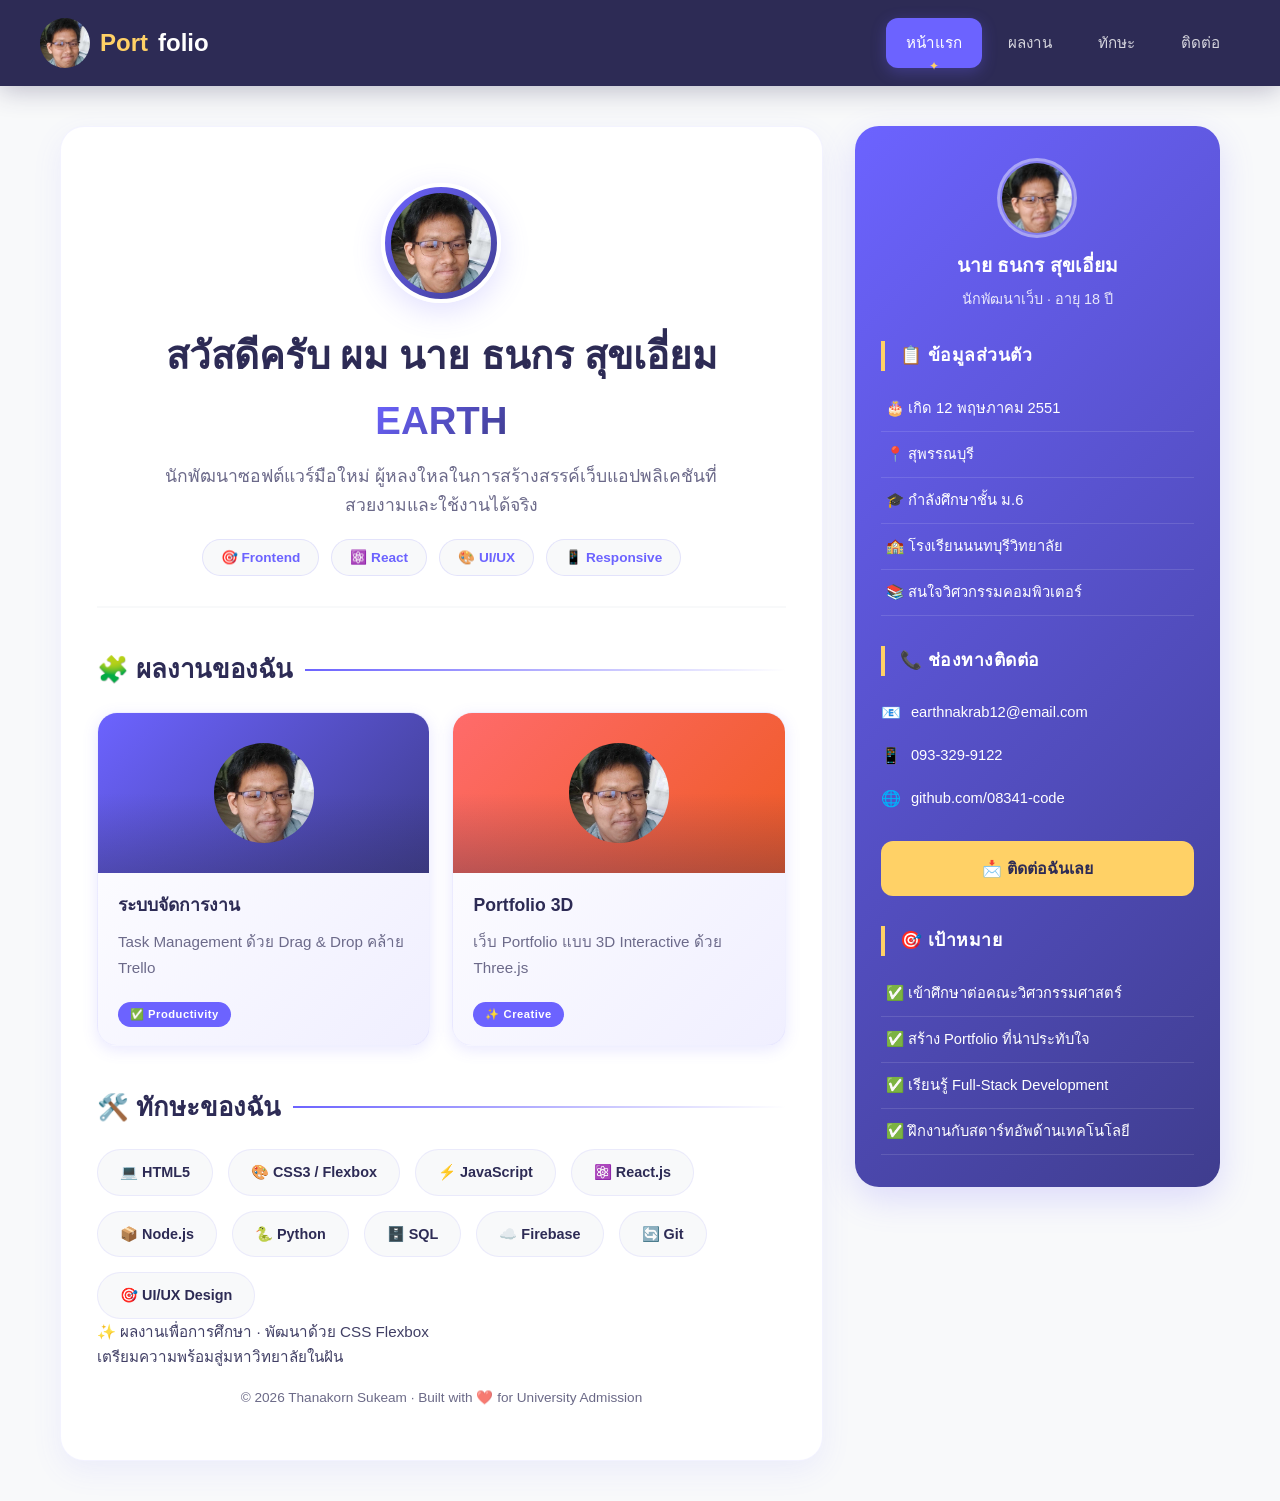
<file: index.html>
<!DOCTYPE html>
<html lang="th">
<head>
    <meta charset="UTF-8">
    <meta name="viewport" content="width=device-width, initial-scale=1.0">
    <title> ผลงานเพื่อการศึกษา - Portfolio</title>
    <link rel="stylesheet" href="style.css">
</head>
<body>
    <!-- กิจกรรมที่ 2: NAVIGATION BAR - เมนูนำทาง -->
   
    <nav class="navbar">
        <div class="nav-container">
            <a href="index.html" class="logo">
            <img src="images/My EARTH.jpg" alt="Earth Logo" style="width: 50px; height: 50px; border-radius: 50%">
            <span>Port</span>folio</a>
            </a>
            <ul class="nav-menu">
                <li><a href="#" class="active">หน้าแรก</a></li>
                <li><a href="portfolio.html">ผลงาน</a></li>
                <li><a href="skills.html">ทักษะ</a></li>
                <li><a href="contact.html">ติดต่อ</a></li>
            </ul>
        </div>
    </nav>
    <div class="container">
        <div class="flex-layout">
            <main class="content">
                <section class="hero">
                    <div class="hero-avatar"><img src="images/My EARTH.jpg" alt="Earth Logo" style="width: 100px; height: 100px; border-radius: 50%"></div>
                    <h1>สวัสดีครับ ผม นาย ธนกร สุขเอี่ยม <span>EARTH</span></h1>
                    <p>นักพัฒนาซอฟต์แวร์มือใหม่ ผู้หลงใหลในการสร้างสรรค์เว็บแอปพลิเคชันที่สวยงามและใช้งานได้จริง</p>
                    <div class="hero-tags">
                        <span>🎯 Frontend</span>
                        <span>⚛️ React</span>
                        <span>🎨 UI/UX</span>
                        <span>📱 Responsive</span>
                    </div>
                </section>

                <h2 class="section-title">🧩 ผลงานของฉัน</h2>
                <div class="card-grid">
                    <div class="card">
                        <div class="card-image"><img src="images/My EARTH.jpg" alt="Earth Logo" style="width: 100px; height: 100px; border-radius: 100%"></div>
                        <h3>ระบบจัดการงาน</h3>
                        <p>Task Management ด้วย Drag & Drop คล้าย Trello</p>
                        <span class="card-badge">✅ Productivity</span>
                    </div>
                    <div class="card">
                        <div class="card-image"><img src="images/My EARTH.jpg" alt="Earth Logo" style="width: 100px; height: 100px; border-radius: 100%"></div>
                        <h3>Portfolio 3D</h3>
                        <p>เว็บ Portfolio แบบ 3D Interactive ด้วย Three.js</p>
                        <span class="card-badge">✨ Creative</span>
                    </div>
                </div>

                <h2 class="section-title">🛠️ ทักษะของฉัน</h2>
                <div class="skills-grid">
                    <span class="skill-item">💻 HTML5</span>
                    <span class="skill-item">🎨 CSS3 / Flexbox</span>
                    <span class="skill-item">⚡ JavaScript</span>
                    <span class="skill-item">⚛️ React.js</span>
                    <span class="skill-item">📦 Node.js</span>
                    <span class="skill-item">🐍 Python</span>
                    <span class="skill-item">🗄️ SQL</span>
                    <span class="skill-item">☁️ Firebase</span>
                    <span class="skill-item">🔄 Git</span>
                    <span class="skill-item">🎯 UI/UX Design</span>
                </div>

                <div class="footer-info">
                    <p>✨ ผลงานเพื่อการศึกษา · พัฒนาด้วย CSS Flexbox</p>
                    <p class="footer-note">เตรียมความพร้อมสู่มหาวิทยาลัยในฝัน</p>
                </div>

                <div class="footer-bottom">
                    <p>© 2026 Thanakorn Sukeam · Built with ❤️ for University Admission</p>
                </div>
            </main>

            <aside class="sidebar">
                <div class="profile-intro">
                    <div class="avatar-sm"><img src="images/My EARTH.jpg" alt="Earth Logo" style="width: 70px; height: 70px; border-radius: 50%"></div>
                    <h4>นาย ธนกร สุขเอี่ยม</h4>
                    <p>นักพัฒนาเว็บ · อายุ 18 ปี</p>
                </div>

                <h3>📋 ข้อมูลส่วนตัว</h3>
                <ul>
                    <li>🎂 เกิด 12 พฤษภาคม 2551</li>
                    <li>📍 สุพรรณบุรี</li>
                    <li>🎓 กำลังศึกษาชั้น ม.6</li>
                    <li>🏫 โรงเรียนนนทบุรีวิทยาลัย</li>
                    <li>📚 สนใจวิศวกรรมคอมพิวเตอร์</li>
                </ul>

                <h3>📞 ช่องทางติดต่อ</h3>
                <ul class="contact-info">
                    <li>earthnakrab12@email.com</li>
                    <li>093-329-9122</li>
                    <li>github.com/08341-code</li>
                </ul>

                <a href="#" class="btn-contact">📩 ติดต่อฉันเลย</a>

                <h3>🎯 เป้าหมาย</h3>
                <ul>
                    <li>✅ เข้าศึกษาต่อคณะวิศวกรรมศาสตร์</li>
                    <li>✅ สร้าง Portfolio ที่น่าประทับใจ</li>
                    <li>✅ เรียนรู้ Full-Stack Development</li>
                    <li>✅ ฝึกงานกับสตาร์ทอัพด้านเทคโนโลยี</li>
                </ul>
            </aside>
        </div>
    </div>

</body>
</html>
</file>
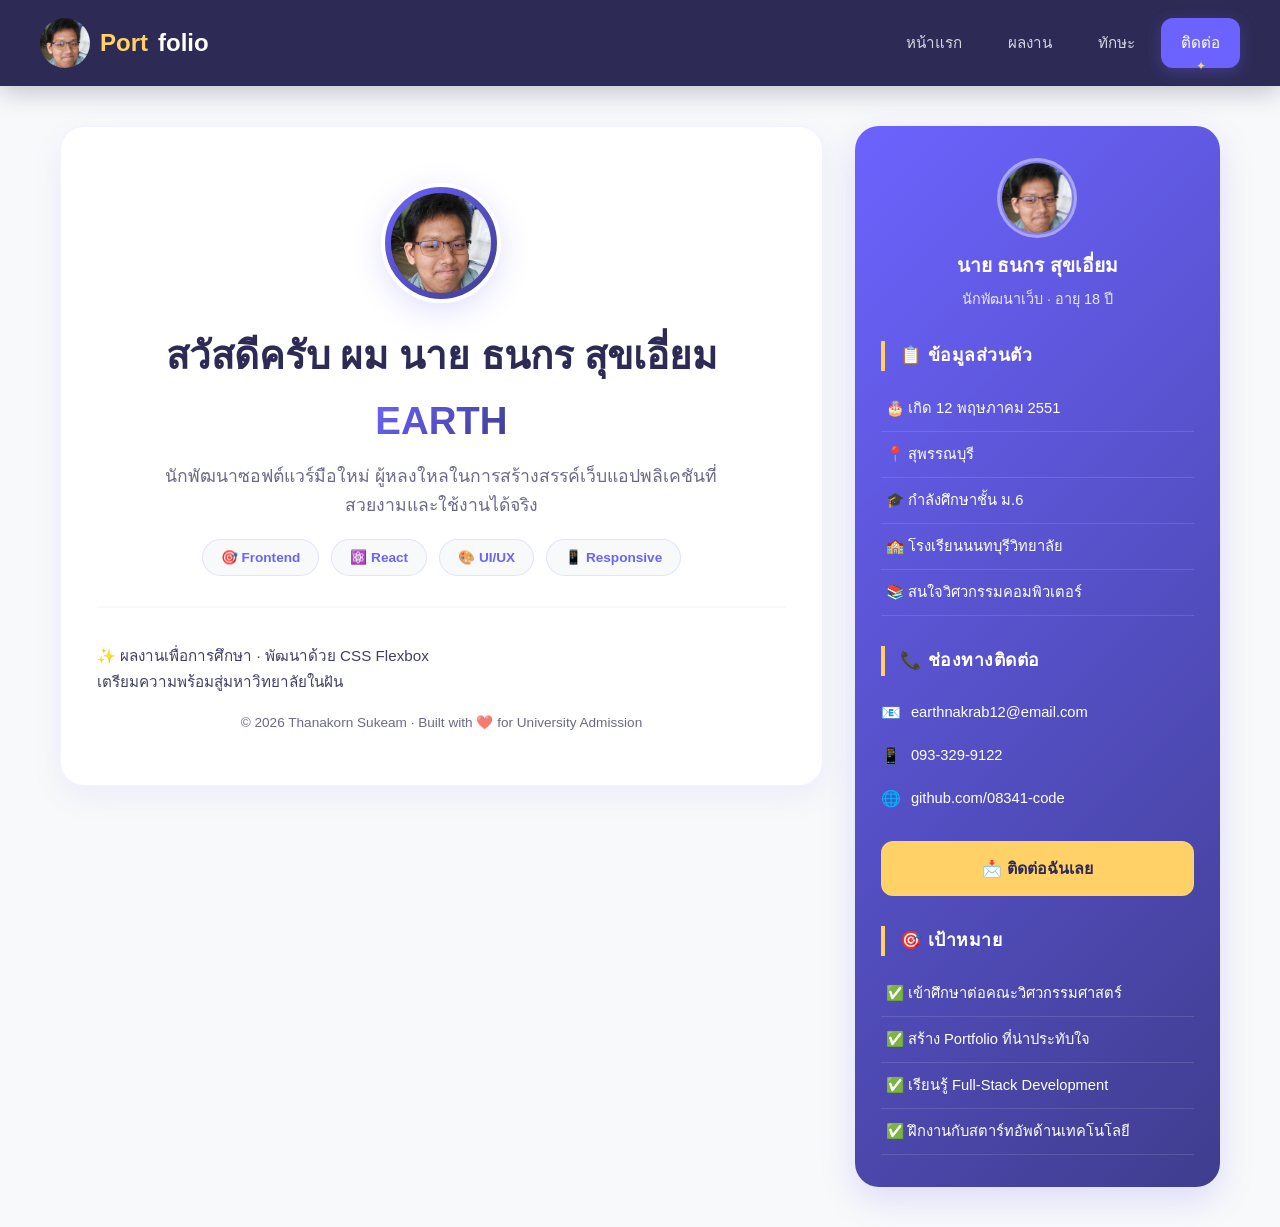
<file: contact.html>
<!DOCTYPE html>
<html lang="th">
<head>
    <meta charset="UTF-8">
    <meta name="viewport" content="width=device-width, initial-scale=1.0">
    <title> ผลงานเพื่อการศึกษา - Portfolio</title>
    <link rel="stylesheet" href="style.css">
</head>
<body>
    <!-- กิจกรรมที่ 2: NAVIGATION BAR - เมนูนำทาง -->
   
    <nav class="navbar">
        <div class="nav-container">
            <a href="index.html" class="logo">
            <img src="images/My EARTH.jpg" alt="Earth Logo" style="width: 50px; height: 50px; border-radius: 50%">
            <span>Port</span>folio</a>
            <ul class="nav-menu">
                <li><a href="index.html">หน้าแรก</a></li>
                <li><a href="portfolio.html">ผลงาน</a></li>
                <li><a href="skills.html">ทักษะ</a></li>
                <li><a href="contact.html" class="active">ติดต่อ</a></li>
            </ul>
        </div>
    </nav>
    <div class="container">
        <div class="flex-layout">
            <main class="content">
                <section class="hero">
                    <div class="hero-avatar"><img src="images/My EARTH.jpg" alt="Earth Logo" style="width: 100px; height: 100px; border-radius: 50%"></div>
                    <h1>สวัสดีครับ ผม นาย ธนกร สุขเอี่ยม <span>EARTH</span></h1>
                    <p>นักพัฒนาซอฟต์แวร์มือใหม่ ผู้หลงใหลในการสร้างสรรค์เว็บแอปพลิเคชันที่สวยงามและใช้งานได้จริง</p>
                    <div class="hero-tags">
                        <span>🎯 Frontend</span>
                        <span>⚛️ React</span>
                        <span>🎨 UI/UX</span>
                        <span>📱 Responsive</span>
                    </div>
                </section>
                <div class="footer-info">
                    <p>✨ ผลงานเพื่อการศึกษา · พัฒนาด้วย CSS Flexbox</p>
                    <p class="footer-note">เตรียมความพร้อมสู่มหาวิทยาลัยในฝัน</p>
                </div>

                <div class="footer-bottom">
                    <p>© 2026 Thanakorn Sukeam · Built with ❤️ for University Admission</p>
                </div>
            </main>

            <aside class="sidebar">
                <div class="profile-intro">
                    <div class="avatar-sm"><img src="images/My EARTH.jpg" alt="Earth Logo" style="width: 70px; height: 70px; border-radius: 50%"></div>
                    <h4>นาย ธนกร สุขเอี่ยม</h4>
                    <p>นักพัฒนาเว็บ · อายุ 18 ปี</p>
                </div>

                <h3>📋 ข้อมูลส่วนตัว</h3>
                <ul>
                    <li>🎂 เกิด 12 พฤษภาคม 2551</li>
                    <li>📍 สุพรรณบุรี</li>
                    <li>🎓 กำลังศึกษาชั้น ม.6</li>
                    <li>🏫 โรงเรียนนนทบุรีวิทยาลัย</li>
                    <li>📚 สนใจวิศวกรรมคอมพิวเตอร์</li>
                </ul>

                <h3>📞 ช่องทางติดต่อ</h3>
                <ul class="contact-info">
                    <li>earthnakrab12@email.com</li>
                    <li>093-329-9122</li>
                    <li>github.com/08341-code</li>
                </ul>

                <a href="#" class="btn-contact">📩 ติดต่อฉันเลย</a>

                <h3>🎯 เป้าหมาย</h3>
                <ul>
                    <li>✅ เข้าศึกษาต่อคณะวิศวกรรมศาสตร์</li>
                    <li>✅ สร้าง Portfolio ที่น่าประทับใจ</li>
                    <li>✅ เรียนรู้ Full-Stack Development</li>
                    <li>✅ ฝึกงานกับสตาร์ทอัพด้านเทคโนโลยี</li>
                </ul>
            </aside>
        </div>
    </div>

</body>
</html>
</file>
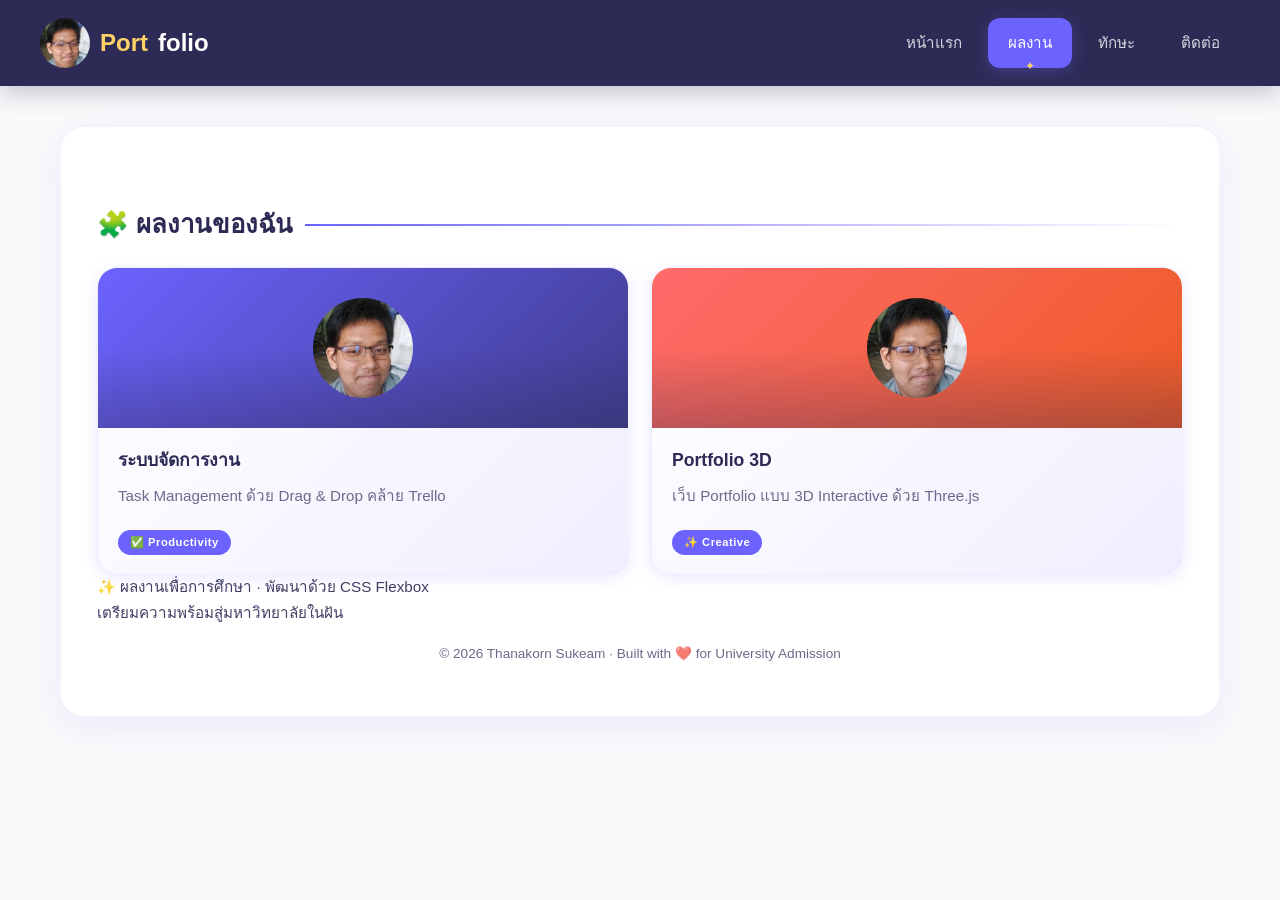
<file: portfolio.html>
<!DOCTYPE html>
<html lang="th">
<head>
    <meta charset="UTF-8">
    <meta name="viewport" content="width=device-width, initial-scale=1.0">
    <title> ผลงานเพื่อการศึกษา - Portfolio</title>
    <link rel="stylesheet" href="style.css">
</head>
<body>
    <!-- กิจกรรมที่ 2: NAVIGATION BAR - เมนูนำทาง -->
   
    <nav class="navbar">
        <div class="nav-container">
            <a href="index.html" class="logo">
            <img src="images/My EARTH.jpg" alt="Earth Logo" style="width: 50px; height: 50px; border-radius: 50%">
            <span>Port</span>folio</a>
            <ul class="nav-menu">
                <li><a href="index.html">หน้าแรก</a></li>
                <li><a href="portfolio.html" class="active">ผลงาน</a></li>
                <li><a href="skills.html">ทักษะ</a></li>
                <li><a href="contact.html">ติดต่อ</a></li>
            </ul>
        </div>
    </nav>
    <div class="container">
        <div class="flex-layout">
            <main class="content">             
                <h2 class="section-title">🧩 ผลงานของฉัน</h2>
                <div class="card-grid">
                    <div class="card">
                        <div class="card-image"><img src="images/My EARTH.jpg" alt="Earth Logo" style="width: 100px; height: 100px; border-radius: 100%"></div>
                        <h3>ระบบจัดการงาน</h3>
                        <p>Task Management ด้วย Drag & Drop คล้าย Trello</p>
                        <span class="card-badge">✅ Productivity</span>
                    </div>
                    <div class="card">
                        <div class="card-image"><img src="images/My EARTH.jpg" alt="Earth Logo" style="width: 100px; height: 100px; border-radius: 100%"></div>
                        <h3>Portfolio 3D</h3>
                        <p>เว็บ Portfolio แบบ 3D Interactive ด้วย Three.js</p>
                        <span class="card-badge">✨ Creative</span>
                    </div>
                </div>
                <div class="footer-info">
                    <p>✨ ผลงานเพื่อการศึกษา · พัฒนาด้วย CSS Flexbox</p>
                    <p class="footer-note">เตรียมความพร้อมสู่มหาวิทยาลัยในฝัน</p>
                </div>

                <div class="footer-bottom">
                    <p>© 2026 Thanakorn Sukeam · Built with ❤️ for University Admission</p>
                </div>
            </main>
        </div>
    </div>

</body>
</html>
</file>
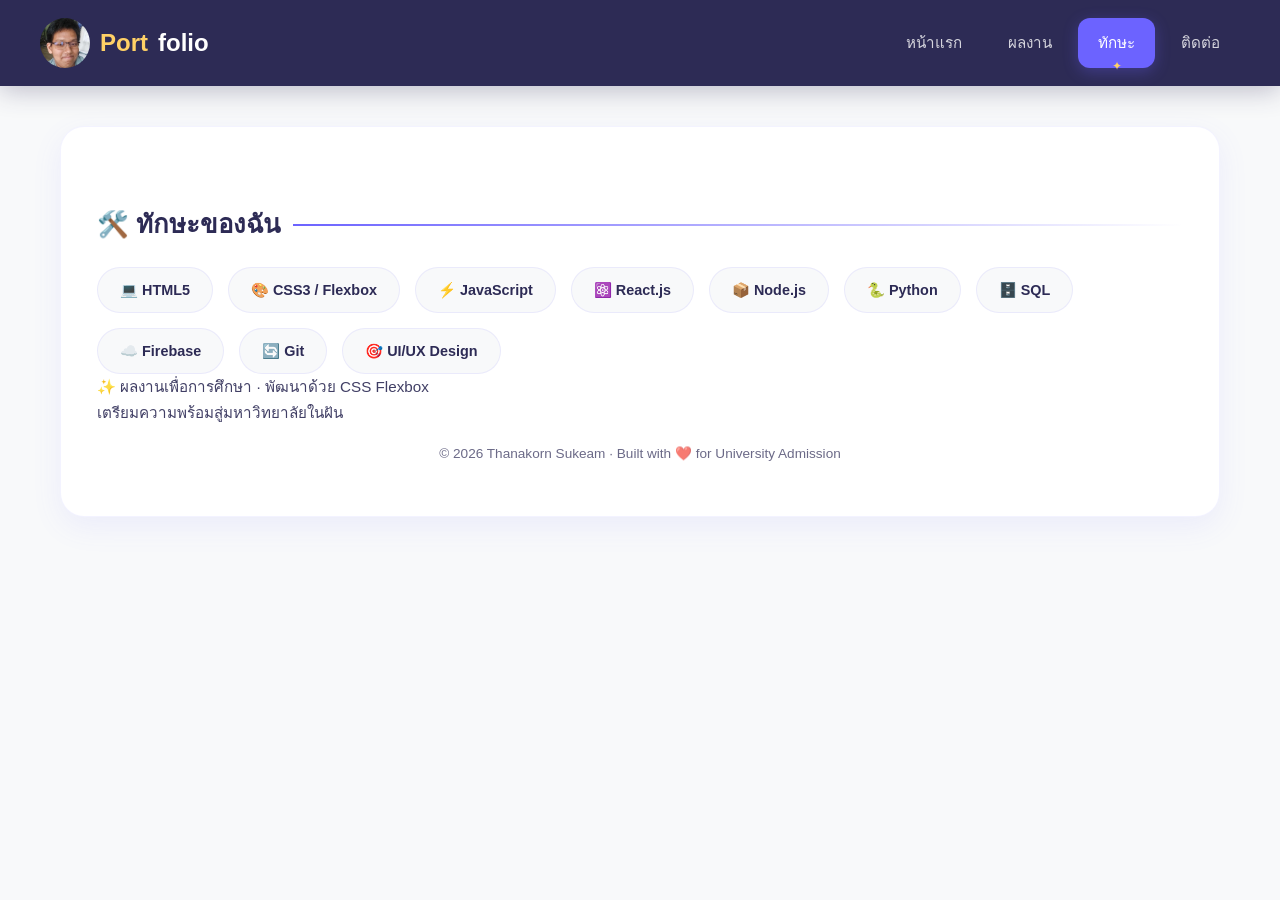
<file: skills.html>
<!DOCTYPE html>
<html lang="th">
<head>
    <meta charset="UTF-8">
    <meta name="viewport" content="width=device-width, initial-scale=1.0">
    <title> ผลงานเพื่อการศึกษา - Portfolio</title>
    <link rel="stylesheet" href="style.css">
</head>
<body>
    <!-- กิจกรรมที่ 2: NAVIGATION BAR - เมนูนำทาง -->
   
    <nav class="navbar">
        <div class="nav-container">
            <a href="index.html" class="logo">
            <img src="images/My EARTH.jpg" alt="Earth Logo" style="width: 50px; height: 50px; border-radius: 50%">
            <span>Port</span>folio</a>
            <ul class="nav-menu">
                <li><a href="index.html">หน้าแรก</a></li>
                <li><a href="portfolio.html">ผลงาน</a></li>
                <li><a href="skills.html" class="active">ทักษะ</a></li>
                <li><a href="contact.html">ติดต่อ</a></li>
            </ul>
        </div>
    </nav>
    <div class="container">
        <div class="flex-layout">
            <main class="content">             
                <h2 class="section-title">🛠️ ทักษะของฉัน</h2>
                <div class="skills-grid">
                    <span class="skill-item">💻 HTML5</span>
                    <span class="skill-item">🎨 CSS3 / Flexbox</span>
                    <span class="skill-item">⚡ JavaScript</span>
                    <span class="skill-item">⚛️ React.js</span>
                    <span class="skill-item">📦 Node.js</span>
                    <span class="skill-item">🐍 Python</span>
                    <span class="skill-item">🗄️ SQL</span>
                    <span class="skill-item">☁️ Firebase</span>
                    <span class="skill-item">🔄 Git</span>
                    <span class="skill-item">🎯 UI/UX Design</span>
                </div>

                <div class="footer-info">
                    <p>✨ ผลงานเพื่อการศึกษา · พัฒนาด้วย CSS Flexbox</p>
                    <p class="footer-note">เตรียมความพร้อมสู่มหาวิทยาลัยในฝัน</p>
                </div>

                <div class="footer-bottom">
                    <p>© 2026 Thanakorn Sukeam · Built with ❤️ for University Admission</p>
                </div>
            </main>
        </div>
    </div>

</body>
</html>
</file>
<file: style.css>
/* ======================================== */
        /* RESET & BASE STYLES      */
        /* ======================================== */
        * {
            box-sizing: border-box;
            margin: 0;
            padding: 0;
        }

        body {
            font-family: 'Sarabun', 'Prompt', 'Kanit', sans-serif;
            background: #F8F9FA;
            color: #2D2B55;
            line-height: 1.7;
        }

        a {
            text-decoration: none;
            color: inherit;
        }
        /* ======================================== */
        /* กิจกรรมที่ 2: NAVIGATION BAR - เมนูนำทาง */
        /* ======================================== */
        .navbar {
            background: #2D2B55; /* แทน --secondary */
            padding: 0 30px;
            position: sticky;
            top: 0;
            z-index: 1000;
            box-shadow: 0 4px 25px #2d2b554d;
            backdrop-filter: blur(10px);
        }

        /* กิจกรรมที่ 3.3: การจัดวางด้วย Flexbox */
        .nav-container {
            display: flex;
            justify-content: space-between;
            align-items: center;
            max-width: 1200px;
            margin: 0 auto;
        }

        .logo {
            color: #FFFFFF; /* แทน --white */
            font-size: 1.5rem;
            font-weight: 700;
            padding: 18px 0;
            display: flex;
            align-items: center;
            gap: 10px;
            transition: all 0.4s cubic-bezier(0.25, 0.46, 0.45, 0.94); /* แทน --transition */
        }

        .logo span {
            color: #FFD166; /* แทน --accent */
        }

        /* กิจกรรมที่ 4.2: Transition & Transform */
        .logo:hover {
            transform: scale(1.05);
            color: #FFD166; /* แทน --accent */
        }

        .nav-menu {
            display: flex;
            list-style: none;
            gap: 6px;
            margin: 0;
            padding: 0;
        }

        .nav-menu a {
            color: rgba(255, 255, 255, 0.8);
            padding: 12px 20px;
            display: block;
            border-radius: 12px; /* แทน --radius-sm */
            transition: all 0.4s cubic-bezier(0.25, 0.46, 0.45, 0.94); /* แทน --transition */
            font-weight: 500;
            font-size: 0.95rem;
            position: relative;
        }

        .nav-menu a:hover {
            background: #6C63FF; /* แทน --primary */
            color: #FFFFFF; /* แทน --white */
            transform: translateY(-2px);
            box-shadow: 0 6px 20px rgba(108, 99, 255, 0.4);
        }

        .nav-menu .active {
            background: #6C63FF; /* แทน --primary */
            color: #FFFFFF; /* แทน --white */
            box-shadow: 0 4px 15px rgba(108, 99, 255, 0.3);
        }

        .nav-menu .active::after {
            content: '✦';
            position: absolute;
            bottom: -8px;
            left: 50%;
            transform: translateX(-50%);
            color: #FFD166; /* แทน --accent */
            font-size: 12px;
        }
        /* ======================================== */
        /* กิจกรรมที่ 2.1: CONTAINER & FLEX LAYOUT  */
        /* ======================================== */
        .container {
            max-width: 1200px;
            margin: 0 auto;
            padding: 40px 20px;
        }

        .flex-layout {
            display: flex;
            gap: 32px;
            align-items: flex-start;
        }
        /* ======================================== */
        /* กิจกรรมที่ 2.2: MAIN CONTENT - Semantic HTML */
        /* ======================================== */
        .content {
            flex: 2.2;
            background: #FFFFFF; /* แทน --white */
            padding: 36px;
            border-radius: 24px; /* แทน --radius-md */
            box-shadow: 0 10px 30px #6c63ff16; /* แทน --shadow-sm */
            border: 1px solid #6c63ff14;
        }

        /* Hero Section */
        .hero {
            text-align: center;
            padding: 20px 0 30px;
            border-bottom: 2px solid #F8F9FA; /* แทน --light */
            margin-bottom: 35px;
        }

        .hero-avatar {
            width: 120px;
            height: 120px;
            background: linear-gradient(135deg, #6C63FF, #3F3D8E); /* แทน --gradient-main */
            border-radius: 50%;
            display: flex;
            align-items: center;
            justify-content: center;
            margin: 0 auto 20px;
            font-size: 4rem;
            box-shadow: 0 8px 30px rgba(108, 99, 255, 0.2); /* แทน --shadow-md */
            border: 4px solid #FFFFFF; /* แทน --white */
            transition: all 0.4s cubic-bezier(0.25, 0.46, 0.45, 0.94); /* แทน --transition */
        }

        /* กิจกรรมที่ 4.2: Transition & Transform */
        .hero-avatar:hover {
            transform: scale(1.05) rotate(-5deg);
        }

        .hero h1 {
            color: #2D2B55; /* แทน --secondary */
            font-size: 2.4rem;
            margin-bottom: 8px;
        }

        .hero h1 span {
            background: linear-gradient(135deg, #6C63FF, #3F3D8E); /* แทน --gradient-main */
            -webkit-background-clip: text;
            -webkit-text-fill-color: transparent;
            background-clip: text;
        }

        .hero p {
            color: #6C6A8A; /* แทน --text-light */
            font-size: 1.1rem;
            max-width: 600px;
            margin: 0 auto;
        }

        .hero-tags {
            display: flex;
            gap: 12px;
            justify-content: center;
            flex-wrap: wrap;
            margin-top: 18px;
        }

        .hero-tags span {
            background: #F8F9FA; /* แทน --light */
            padding: 6px 18px;
            border-radius: 30px;
            font-size: 0.85rem;
            color: #6C63FF; /* แทน --primary */
            font-weight: 600;
            border: 1px solid #6c63ff26;
            transition: all 0.4s cubic-bezier(0.25, 0.46, 0.45, 0.94); /* แทน --transition */
        }

        .hero-tags span:hover {
            background: #6C63FF; /* แทน --primary */
            color: #FFFFFF; /* แทน --white */
            transform: translateY(-2px);
            box-shadow: 0 4px 15px rgba(108, 99, 255, 0.15); /* แทน --shadow-sm */
        }

        /* Section Headers */
        .section-title {
            color: #2D2B55; /* แทน --secondary */
            font-size: 1.6rem;
            margin: 40px 0 20px;
            display: flex;
            align-items: center;
            gap: 12px;
        }

        .section-title::after {
            content: '';
            flex: 1;
            height: 2px;
            background: linear-gradient(to right, #6C63FF, transparent); /* แทน --primary */
        }
        /* ======================================== */
        /* กิจกรรมที่ 2.3: CARD GRID - ผลงานของฉัน   */
        /* ======================================== */
        .card-grid {
            display: grid;
            grid-template-columns: repeat(2, minmax(0, 1fr));
            gap: 22px;
            margin-top: 10px;
        }
        /* กิจกรรมที่ 2.3.1: Box Model */
        .card {
            flex: 1 1 260px;
            background: linear-gradient(135deg, #FFFFFF, #F0EFFF); /* แทน --gradient-card */
            border-radius: 20px; /* แทน --radius-md */
            overflow: hidden;
            box-shadow: 0 4px 15px #6c63ff26; /* แทน --shadow-sm */
            transition: all 0.4s cubic-bezier(0.25, 0.46, 0.45, 0.94); /* แทน --transition */
            border: 1px solid #6c63ff0f;
            cursor: default;
            position: relative;
        }
        /* กิจกรรมที่ 2.3.2: Transition & Transform */
        .card:hover {
            transform: translateY(-12px) scale(1.01);
            box-shadow: 0 15px 45px #6c63ff40; /* แทน --shadow-lg */
            border-color: #8B83FF; /* แทน --primary-light */
        }

        .card-image {
            height: 160px;
            background: linear-gradient(135deg, #6C63FF, #3F3D8E); /* แทน --gradient-main */
            display: flex;
            align-items: center;
            justify-content: center;
            font-size: 4rem;
            color: #FFFFFF; /* แทน --white */
            position: relative;
            overflow: hidden;
        }

        .card-image::after {
            content: '';
            position: absolute;
            top: 0;
            left: 0;
            right: 0;
            bottom: 0;
            background: linear-gradient(180deg, transparent 50%, rgba(45, 43, 85, 0.3));
        }

        .card:nth-child(2) .card-image { background: linear-gradient(135deg, #FF6B6B, #EE5A24); }
        .card:nth-child(3) .card-image { background: linear-gradient(135deg, #00D2D3, #0097E6); }
        .card:nth-child(4) .card-image { background: linear-gradient(135deg, #F8A5C2, #F78FB3); }
        .card:nth-child(5) .card-image { background: linear-gradient(135deg, #74B9FF, #0984E3); }
        .card:nth-child(6) .card-image { background: linear-gradient(135deg, #55EFC4, #00B894); }

        .card h3 {
            padding: 18px 20px 8px;
            font-size: 1.1rem;
            color: #2D2B55; /* แทน --secondary */
        }

        .card p {
            padding: 0 20px 18px;
            color: #6C6A8A; /* แทน --text-light */
            font-size: 0.95rem;
            margin: 0;
        }

        .card-badge {
            display: inline-block;
            background: #6C63FF; /* แทน --primary */
            color: #FFFFFF; /* แทน --white */
            font-size: 0.7rem;
            padding: 3px 12px;
            border-radius: 30px;
            margin: 0 20px 18px;
            font-weight: 600;
            letter-spacing: 0.5px;
        }
        /* ======================================== */
        /* กิจกรรมที่ 2.3.4 SKILLS SECTION - ทักษะของฉัน             */
        /* ======================================== */
        .skills-grid {
            display: flex;
            gap: 15px;
            flex-wrap: wrap;
            margin-top: 10px;
        }

        .skill-item {
            background: #F8F9FA; /* แทน --light */
            padding: 10px 22px;
            border-radius: 30px;
            font-weight: 600;
            font-size: 0.9rem;
            color: #2D2B55; /* แทน --secondary */
            border: 1px solid #6c63ff1a;
            transition: all 0.4s cubic-bezier(0.25, 0.46, 0.45, 0.94); /* แทน --transition */
            display: flex;
            align-items: center;
            gap: 8px;
        }

        .skill-item:hover {
            background: #6C63FF; /* แทน --primary */
            color: #FFFFFF; /* แทน --white */
            transform: translateY(-3px);
            box-shadow: 0 4px 15px #6c63ff26; /* แทน --shadow-sm */
        }
        /* ======================================== */
        /* กิจกรรมที่ 3: SIDEBAR - ข้อมูลส่วนตัว    */
        /* ======================================== */
        .sidebar {
            flex: 1;
            background: linear-gradient(135deg, #6C63FF, #3F3D8E); /* แทน --gradient-main */
            color: #FFFFFF; /* แทน --white */
            padding: 32px 26px;
            border-radius: 24px; /* แทน --radius-md */
            box-shadow: 0 12px 35px rgba(108, 99, 255, 0.2); /* แทน --shadow-md */
            position: sticky;
            top: 100px;
            align-self: flex-start;
        }

        .sidebar h3 {
            border-left: 4px solid #FFD166; /* แทน --accent */
            padding-left: 15px;
            margin: 0 0 15px 0;
            font-size: 1.1rem;
            letter-spacing: 0.5px;
        }

        .sidebar h3:not(:first-child) {
            margin-top: 30px;
        }

        .sidebar .profile-intro {
            text-align: center;
            margin-bottom: 25px;
        }

        .sidebar .profile-intro .avatar-sm {
            width: 80px;
            height: 80px;
            background: #ffffff33;
            border-radius: 50%;
            display: flex;
            align-items: center;
            justify-content: center;
            margin: 0 auto 12px;
            font-size: 2.8rem;
            border: 3px solid rgba(255, 255, 255, 0.3);
        }

        .sidebar .profile-intro h4 {
            font-size: 1.2rem;
            margin-bottom: 4px;
        }

        .sidebar .profile-intro p {
            opacity: 0.85;
            font-size: 0.9rem;
        }

        .sidebar ul {
            list-style: none;
            padding: 0;
        }

        .sidebar li {
            padding: 10px 0;
            border-bottom: 1px solid #ffffff1f;
            font-size: 0.92rem;
            transition: all 0.4s cubic-bezier(0.25, 0.46, 0.45, 0.94); /* แทน --transition */
            padding-left: 5px;
            display: flex;
            align-items: center;
            gap: 10px;
        }

        .sidebar li:hover {
            padding-left: 15px;
            background: #ffffff14;
            border-radius: 6px;
        }

        .sidebar .contact-info li {
            border-bottom: none;
            padding: 8px 0;
        }

        .sidebar .contact-info li::before {
            content: '📧 ';
            font-size: 1rem;
        }
        .sidebar .contact-info li:nth-child(2)::before { content: '📱 '; }
        .sidebar .contact-info li:nth-child(3)::before { content: '🌐 '; }

        .sidebar .btn-contact {
            display: block;
            background: #FFD166; /* แทน --accent */
            color: #2D2B55; /* แทน --secondary */
            text-align: center;
            padding: 14px;
            border-radius: 12px; /* แทน --radius-sm */
            font-weight: 700;
            margin-top: 20px;
            transition: all 0.4s cubic-bezier(0.25, 0.46, 0.45, 0.94); /* แทน --transition */
            border: none;
            cursor: pointer;
        }

        .sidebar .btn-contact:hover {
            transform: scale(1.02);
            box-shadow: 0 8px 25px #ffd16666;
            background: #FFD93D;
        }
        /* ======================================== */
        /* กิจกรรมที่ 6: FOOTER - ส่วนท้าย        */
        /* ======================================== */
        .footer {
            background: #2D2B55; /* แทน --secondary */
            color: #F8F9FA; /* แทน --light */
            margin-top: 50px;
            border-top: 4px solid #6C63FF; /* แทน --primary */
        }

        .footer-content {
            max-width: 1200px;
            margin: 0 auto;
            padding: 35px 25px;
            display: flex;
            justify-content: space-between;
            align-items: center;
            flex-wrap: wrap;
            gap: 20px;
        }

        .footer-info p {
            font-size: 0.95rem;
            opacity: 0.9;
            margin: 0;
        }

        .footer-note {
            font-size: 0.85rem;
            margin-top: 4px;
            opacity: 0.7;
        }

        .footer-links {
            display: flex;
            gap: 25px;
            flex-wrap: wrap;
        }

        .footer-links a {
            color: #8B83FF; /* แทน --primary-light */
            font-weight: 500;
            transition: all 0.4s cubic-bezier(0.25, 0.46, 0.45, 0.94); /* แทน --transition */
            position: relative;
        }

        .footer-links a::after {
            content: '';
            position: absolute;
            bottom: -3px;
            left: 0;
            width: 0;
            height: 2px;
            background: #FFD166; /* แทน --accent */
            transition: all 0.4s cubic-bezier(0.25, 0.46, 0.45, 0.94); /* แทน --transition */
        }

        .footer-links a:hover {
            color: #FFD166; /* แทน --accent */
        }

        .footer-links a:hover::after {
            width: 100%;
        }

        .footer-bottom {
            border-top: 1px solid #ffffff14;
            padding: 15px 25px;
            text-align: center;
            font-size: 0.85rem;
            opacity: 0.7;
            max-width: 1200px;
            margin: 0 auto;
        }

        @media (max-width: 900px) {
            .flex-layout {
                flex-direction: column;
            }

            .sidebar {
                position: static;
                width: 100%;
            }

            .card-grid {
                grid-template-columns: 1fr;
            }
        }

        @media (max-width: 600px) {
            .navbar {
                padding: 0 16px;
            }

            .nav-container {
                flex-direction: column;
                padding: 12px 0;
                gap: 10px;
            }

            .nav-menu {
                flex-wrap: wrap;
                justify-content: center;
            }

            .content {
                padding: 22px;
            }

            .hero {
                padding: 10px 0 24px;
            }

            .hero h1 {
                font-size: 1.8rem;
            }

            .hero p {
                font-size: 1rem;
            }
        }
</file>
